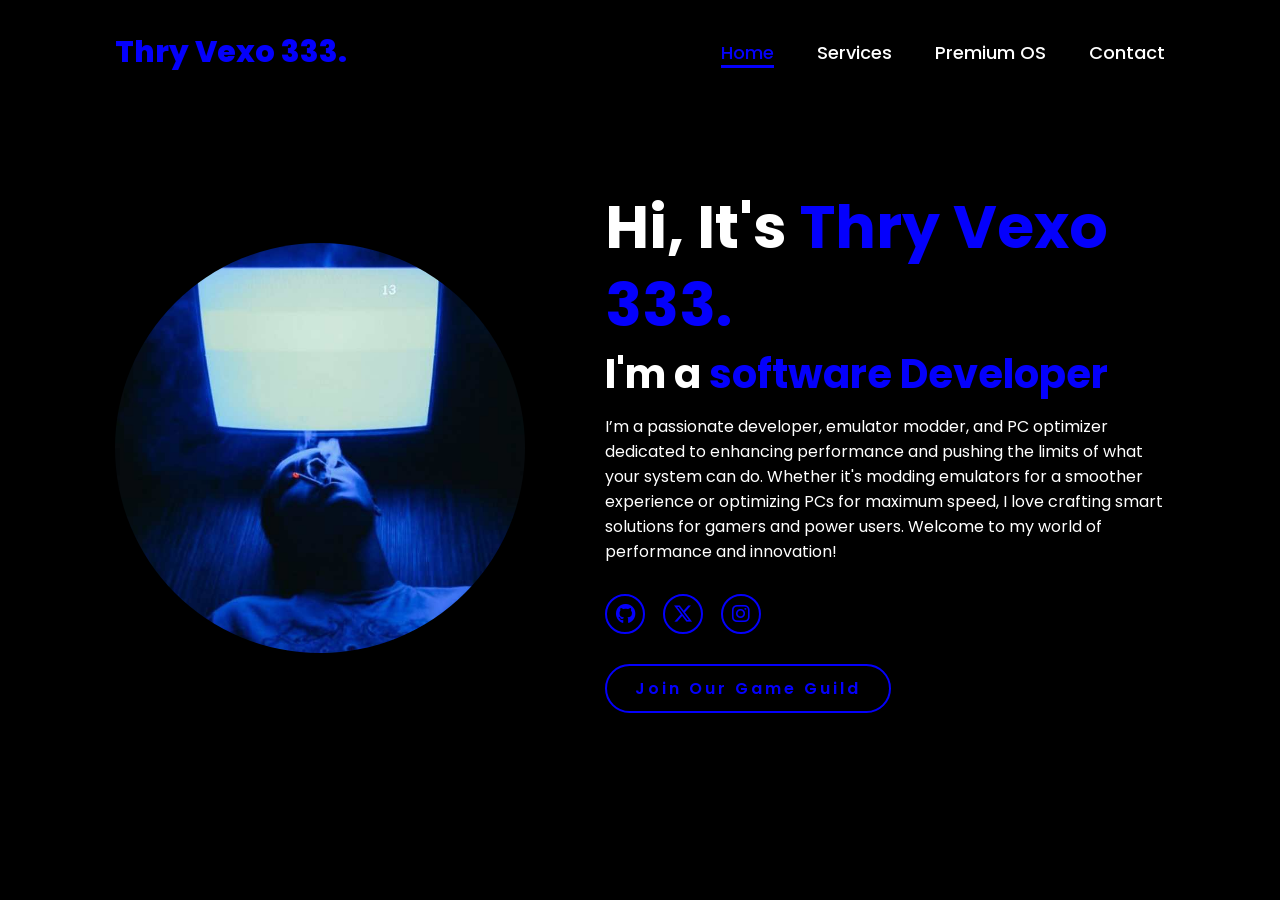
<file: index.html>
<!DOCTYPE html>
<html lang="en">
<head>
    <meta charset="UTF-8">
    <meta name="viewport" content="width=device-width, initial-scale=1.0">
    <link rel="stylesheet" href="https://cdnjs.cloudflare.com/ajax/libs/font-awesome/6.5.2/css/all.min.css">
    <link rel="stylesheet" href="style.css">
    <title> hacked by RED_DGZINN_OFC.</title>
</head>
<body>
    <header>
        <a href="#" class="logo">Thry Vexo 333.</a>

        <nav>
            <a href="#" class="active"> Home</a>
            <a href="">Services</a>
            <a href="premium.html">Premium OS</a>
            <a href="contact.html">Contact</a>
        </nav>
    </header>

    <section class="home">
        <div class="home-img">
            <img src="main.jpg" alt="Main Portfolio Image">
        </div>
        <div class="home-content">
            <h1>Hi, It's <span>Thry Vexo 333.</span></h1>
            <h3 class="typing-text">I'm a <span></span></h3>
            <p>I’m a passionate developer, emulator modder, and PC optimizer dedicated to enhancing performance and pushing the limits of what your system can do. Whether it's modding emulators for a smoother experience or optimizing PCs for maximum speed, I love crafting smart solutions for gamers and power users. Welcome to my world of performance and innovation!</p>
            <div class="social-icons">
                <a href="#"><i class="fa-brands fa-github"></i></a>
                <a href="#"><i class="fa-brands fa-x-twitter"></i></a>
                <a href="https://www.instagram.com/thryvexo/"><i class="fa-brands fa-instagram"></i></a>
            </div>
            <a href="guild.html" class="btn" target="_blank">Join Our Game Guild</a>
        </div>
    </section>

    <script>
        // JavaScript to add the 'loaded' class to the body when the page loads
        window.addEventListener('load', () => {
            document.body.classList.add('loaded');
        });
    </script>
</body>

</html>
</file>
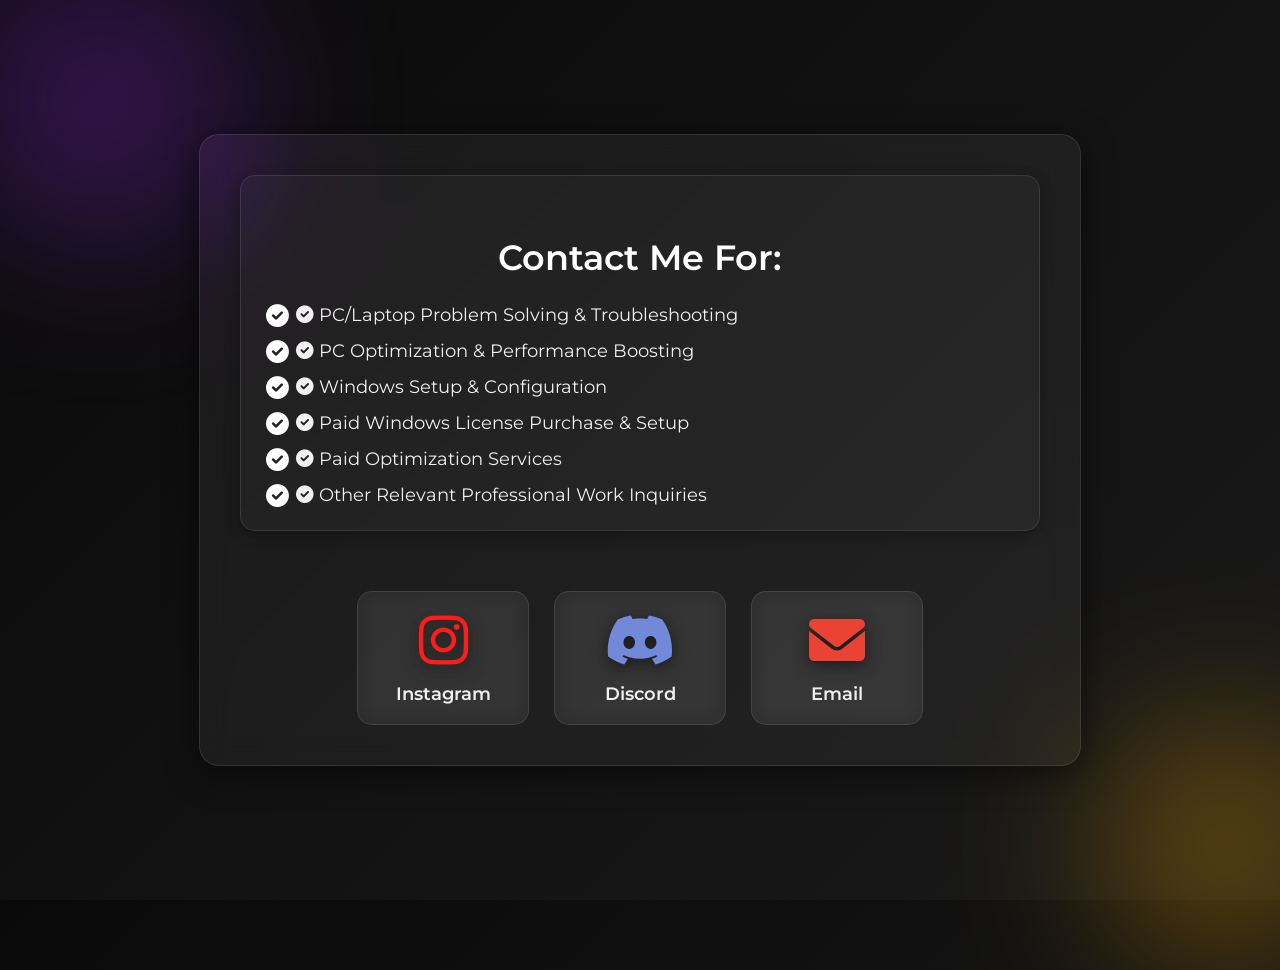
<file: contact.html>
<!DOCTYPE html>
<html lang="en">
<head>
    <meta charset="UTF-8">
    <meta name="viewport" content="width=device-width, initial-scale=1.0">
    <title>Thry Vexo 333.</title>
    <link rel="stylesheet" href="https://cdnjs.cloudflare.com/ajax/libs/font-awesome/6.0.0-beta3/css/all.min.css">
    <link href="https://fonts.googleapis.com/css2?family=Montserrat:wght@400;600;700&display=swap" rel="stylesheet">
    <style>
        /* Base Variables - Adjusted for White Accent */
        :root {
            --primary-bg: linear-gradient(135deg, #0a0a0a, #1a1a1a); /* Very Dark Grey/Black Gradient */
            --glass-bg: rgba(255, 255, 255, 0.05); /* More transparent white for darker glass */
            --border-color: rgba(255, 255, 255, 0.1); /* Subtle border for dark glass */
            --text-color: #f0f0f0; /* Light grey/white for readability */
            --accent-color: #ffffff; /* Changed to White */
            --icon-shadow: 0 4px 15px rgba(0, 0, 0, 0.5); /* Slightly stronger shadow for contrast */
            --popup-overlay-bg: rgba(0, 0, 0, 0.8); /* Even darker overlay for popup */
            --accent-hover: #e0e0e0; /* Light grey for hover effect on white */
            --info-card-bg: rgba(255, 255, 255, 0.03); /* Extremely subtle for info card */
        }

        body {
            font-family: 'Montserrat', sans-serif;
            background: var(--primary-bg);
            color: var(--text-color);
            margin: 0;
            display: flex;
            justify-content: center;
            align-items: center;
            min-height: 100vh;
            overflow: hidden;
            position: relative;
        }

        /* Decorative background shapes for Glassmorphism (colors adjusted slightly) */
        body::before, body::after {
            content: '';
            position: absolute;
            border-radius: 50%;
            opacity: 0.4; /* Slightly less opaque for dark theme */
            filter: blur(80px);
            z-index: 0;
        }

        body::before {
            background: #6b21a8; /* Darker purple orb */
            width: 300px;
            height: 300px;
            top: -50px;
            left: -50px;
        }

        body::after {
            background: #ca8a04; /* Darker yellowish orb */
            width: 250px;
            height: 250px;
            bottom: -70px;
            right: -70px;
        }

        .contact-wrapper {
            background: var(--glass-bg);
            border-radius: 20px;
            border: 1px solid var(--border-color);
            backdrop-filter: blur(15px) saturate(180%);
            -webkit-backdrop-filter: blur(15px) saturate(180%);
            box-shadow: 0 8px 32px 0 rgba(0, 0, 0, 0.5); /* Darker shadow for dark background */
            padding: 40px;
            max-width: 800px;
            width: 90%;
            text-align: center;
            z-index: 1;
            animation: fadeIn 1s ease-out;
            display: flex;
            flex-direction: column;
            gap: 30px;
        }

        @keyframes fadeIn {
            from { opacity: 0; transform: translateY(20px); }
            to { opacity: 1; transform: translateY(0); }
        }

        /* H1 and intro-text are hidden as per previous instruction */
        h1, .intro-text {
            display: none;
        }

        .guideline-card {
            background: var(--info-card-bg);
            border: 1px solid var(--border-color);
            border-radius: 15px;
            padding: 25px;
            text-align: left;
            box-shadow: 0 4px 15px rgba(0, 0, 0, 0.3); /* Darker shadow */
            flex-grow: 1;
            display: flex;
            flex-direction: column;
            justify-content: center;
        }

        .guideline-card h3 {
            font-size: 2.2em;
            color: var(--accent-color); /* Now White */
            margin-bottom: 25px;
            font-weight: 600;
            text-align: center;
        }

        .guideline-card ul {
            list-style: none;
            padding: 0;
            margin: 0;
        }

        .guideline-card ul li {
            font-size: 1.1em;
            color: var(--text-color);
            margin-bottom: 15px;
            padding-left: 30px;
            position: relative;
        }

        .guideline-card ul li::before {
            content: "\f058";
            font-family: "Font Awesome 6 Free";
            font-weight: 900;
            position: absolute;
            left: 0;
            top: 0;
            color: var(--accent-color); /* Now White */
            font-size: 1.3em;
        }
        .guideline-card ul li:last-child {
            margin-bottom: 0;
        }

        .social-links {
            display: flex;
            justify-content: center;
            gap: 25px;
            flex-wrap: wrap;
            margin-top: 30px;
        }

        .social-link {
            text-decoration: none;
            color: var(--text-color);
            display: flex;
            flex-direction: column;
            align-items: center;
            padding: 20px 25px;
            border-radius: 15px;
            background: var(--glass-bg);
            border: 1px solid var(--border-color);
            backdrop-filter: blur(10px);
            transition: transform 0.3s ease, background 0.3s ease, box-shadow 0.3s ease;
            min-width: 120px;
            cursor: pointer;
        }

        .social-link:hover {
            transform: translateY(-8px) scale(1.05);
            background: rgba(255, 255, 255, 0.1); /* Slightly more opaque on hover */
            box-shadow: 0 12px 25px rgba(0, 0, 0, 0.6); /* Stronger shadow on hover */
        }

        .social-link i {
            font-size: 3.5em;
            margin-bottom: 15px;
            text-shadow: var(--icon-shadow);
        }

        .social-link span {
            font-size: 1.1em;
            font-weight: 600;
            white-space: nowrap;
        }

        /* Specific Icon Colors - remains same or adjust if needed */
        .social-link.instagram i { color: #fd1d1d; }
        .social-link.discord i { color: #7289DA; }
        .social-link.gmail i { color: #EA4335; }


        /* --- POPUP STYLES - Adjusted for Dark Theme --- */
        .popup-overlay {
            position: fixed;
            top: 0;
            left: 0;
            width: 100%;
            height: 100%;
            background: var(--popup-overlay-bg);
            display: flex;
            justify-content: center;
            align-items: center;
            z-index: 1000;
            opacity: 0;
            visibility: hidden;
            transition: opacity 0.3s ease, visibility 0.3s ease;
        }

        .popup-overlay.active {
            opacity: 1;
            visibility: visible;
        }

        .popup-content {
            background: var(--glass-bg);
            border-radius: 20px;
            border: 1px solid var(--border-color);
            backdrop-filter: blur(20px) saturate(180%);
            -webkit-backdrop-filter: blur(20px) saturate(180%);
            box-shadow: 0 12px 40px 0 rgba(0, 0, 0, 0.6); /* Darker shadow for dark popup */
            padding: 40px;
            text-align: center;
            position: relative;
            max-width: 450px;
            width: 90%;
            transform: scale(0.9);
            opacity: 0;
            transition: transform 0.3s ease, opacity 0.3s ease;
        }

        .popup-overlay.active .popup-content {
            transform: scale(1);
            opacity: 1;
        }

        .popup-close {
            position: absolute;
            top: 20px;
            right: 20px;
            font-size: 1.8em;
            color: var(--text-color);
            cursor: pointer;
            background: transparent;
            border: none;
            padding: 5px;
            border-radius: 50%;
            transition: color 0.2s ease, background 0.2s ease;
        }

        .popup-close:hover {
            color: #fff;
            background-color: rgba(255, 255, 255, 0.1); /* Subtle hover for close button */
        }

        .popup-content h2 {
            font-size: 2em;
            color: var(--accent-color); /* Now White */
            margin-bottom: 20px;
        }

        /* Blurry text style - Adjusted for Dark Theme */
        .popup-text {
            font-size: 1.5em;
            color: var(--text-color);
            background-color: rgba(255, 255, 255, 0.08); /* Darker background for blur area */
            padding: 15px 25px;
            border-radius: 10px;
            display: inline-block;
            margin-top: 15px;
            word-break: break-all;
            filter: blur(8px);
            transition: filter 0.5s ease-out;
            cursor: pointer;
        }

        .popup-text.unblurred {
            filter: blur(0);
        }

        .popup-action-btn {
            background-color: var(--accent-color); /* Now White */
            color: #0a0a0a; /* Changed to very dark grey/black for contrast on white button */
            border: none;
            padding: 12px 25px;
            border-radius: 8px;
            cursor: pointer;
            font-size: 1em;
            font-weight: 600;
            margin-top: 25px;
            transition: background-color 0.3s ease, transform 0.2s ease;
            text-decoration: none;
            display: inline-block;
        }

        .popup-action-btn:hover {
            background-color: var(--accent-hover); /* Light grey hover on white */
            transform: translateY(-2px);
        }
        .popup-action-btn:active {
            transform: translateY(0);
        }

        /* Responsive Design */
        @media (max-width: 768px) {
            .contact-wrapper {
                padding: 30px;
            }
            .guideline-card {
                padding: 20px;
            }
            .guideline-card h3 {
                font-size: 1.8em;
            }
            .guideline-card ul li {
                font-size: 1em;
                padding-left: 25px;
            }
            .social-links {
                flex-direction: row;
                gap: 15px;
                margin-top: 20px;
            }
            .social-link {
                padding: 15px 20px;
                min-width: unset;
                width: calc(50% - 15px);
            }
            .social-link i {
                font-size: 2.8em;
                margin-bottom: 10px;
            }
            .popup-content {
                padding: 30px;
            }
            .popup-content h2 {
                font-size: 1.8em;
            }
            .popup-text {
                font-size: 1.2em;
                padding: 10px 20px;
            }
        }

        @media (max-width: 480px) {
            .guideline-card {
                padding: 15px;
            }
            .guideline-card h3 {
                font-size: 1.5em;
            }
            .guideline-card ul li {
                font-size: 0.95em;
                padding-left: 20px;
            }
            .social-links {
                flex-direction: column;
                gap: 15px;
            }
            .social-link {
                width: 100%;
            }
            .popup-content {
                padding: 20px;
            }
            .popup-content h2 {
                font-size: 1.5em;
            }
            .popup-text {
                font-size: 1em;
                padding: 8px 15px;
            }
        }
    </style>
</head>
<body>
    <div class="contact-wrapper">
        <div class="guideline-card">
            <h3>Contact Me For:</h3>
            <ul>
                <li><i class="fas fa-check-circle"></i> PC/Laptop Problem Solving & Troubleshooting</li>
                <li><i class="fas fa-check-circle"></i> PC Optimization & Performance Boosting</li>
                <li><i class="fas fa-check-circle"></i> Windows Setup & Configuration</li>
                <li><i class="fas fa-check-circle"></i> Paid Windows License Purchase & Setup</li>
                <li><i class="fas fa-check-circle"></i> Paid Optimization Services</li>
                <li><i class="fas fa-check-circle"></i> Other Relevant Professional Work Inquiries</li>
            </ul>
        </div>

        <div class="social-links">
            <a href="#" class="social-link instagram" data-platform="Instagram" data-url="https://www.instagram.com/thryvexo/" data-text="@thryvexo">
                <i class="fab fa-instagram"></i>
                <span>Instagram</span>
            </a>

            <a href="#" class="social-link discord" data-platform="Discord" data-url="https://discord.gg/tvWZT86G9A" data-text="Join Now ">
                <i class="fab fa-discord"></i>
                <span>Discord</span>
            </a>

            <a href="#" class="social-link gmail" data-platform="Email" data-url="mailto:ernsff720@gmail.com" data-text="ernsff720@gmail.com">
                <i class="fas fa-envelope"></i>
                <span>Email</span>
            </a>
        </div>
    </div>

    <div class="popup-overlay" id="universalPopupOverlay">
        <div class="popup-content">
            <button class="popup-close" id="closeUniversalPopup">&times;</button>
            <h2 id="popupTitle"></h2>
            <span class="popup-text" id="popupDisplayContent"></span>
            <button class="popup-action-btn" id="toggleBlurBtn" style="display: none;">Show </button>
            <a href="#" class="popup-action-btn" id="popupActionButton" target="_blank">Open Link</a>
        </div>
    </div>

    <script>
        // Get elements
        const socialLinks = document.querySelectorAll('.social-link');
        const universalPopupOverlay = document.getElementById('universalPopupOverlay');
        const closeUniversalPopupBtn = document.getElementById('closeUniversalPopup');
        const popupTitle = document.getElementById('popupTitle');
        const popupDisplayContent = document.getElementById('popupDisplayContent');
        const popupActionButton = document.getElementById('popupActionButton');
        const toggleBlurBtn = document.getElementById('toggleBlurBtn');

        let currentPlatform = '';
        let currentUrl = '';

        // Function to show popup
        function showPopup(platform, displayContent, url) {
            popupTitle.textContent = `${platform} Details`;
            popupDisplayContent.textContent = displayContent;
            currentUrl = url;
            currentPlatform = platform;

            popupDisplayContent.classList.remove('unblurred');

            if (platform === "Email") {
                popupDisplayContent.classList.add('unblurred');
                popupDisplayContent.style.filter = 'blur(0px)';
                toggleBlurBtn.style.display = 'none';
                popupActionButton.href = currentUrl;
                popupActionButton.textContent = "Send Email";
                popupActionButton.style.display = 'inline-block';
            } else {
                popupDisplayContent.classList.add('blurred');
                popupDisplayContent.style.filter = 'blur(8px)';
                toggleBlurBtn.style.display = 'inline-block';
                popupActionButton.style.display = 'none';
            }

            universalPopupOverlay.classList.add('active');
        }

        // Add click event listeners to all social links
        socialLinks.forEach(link => {
            link.addEventListener('click', function(event) {
                event.preventDefault();
                const platform = this.getAttribute('data-platform');
                const url = this.getAttribute('data-url');
                const text = this.getAttribute('data-text');
                showPopup(platform, text, url);
            });
        });

        // Close popup function
        closeUniversalPopupBtn.addEventListener('click', function() {
            universalPopupOverlay.classList.remove('active');
        });

        // Close popup when clicking outside the content
        universalPopupOverlay.addEventListener('click', function(event) {
            if (event.target === universalPopupOverlay) {
                universalPopupOverlay.classList.remove('active');
            }
        });

        // Toggle blur and show/hide "Open Link" button (Only for non-email platforms)
        toggleBlurBtn.addEventListener('click', function() {
            if (currentPlatform !== "Email") {
                popupDisplayContent.classList.toggle('unblurred');
                if (popupDisplayContent.classList.contains('unblurred')) {
                    popupDisplayContent.style.filter = 'blur(0px)';
                    toggleBlurBtn.style.display = 'none';
                    popupActionButton.href = currentUrl;
                    popupActionButton.textContent = "Open Link";
                    popupActionButton.style.display = 'inline-block';
                } else {
                    popupDisplayContent.style.filter = 'blur(8px)';
                    toggleBlurBtn.style.display = 'inline-block';
                    popupActionButton.style.display = 'none';
                }
            }
        });
    </script>
</body>
</html>
</file>
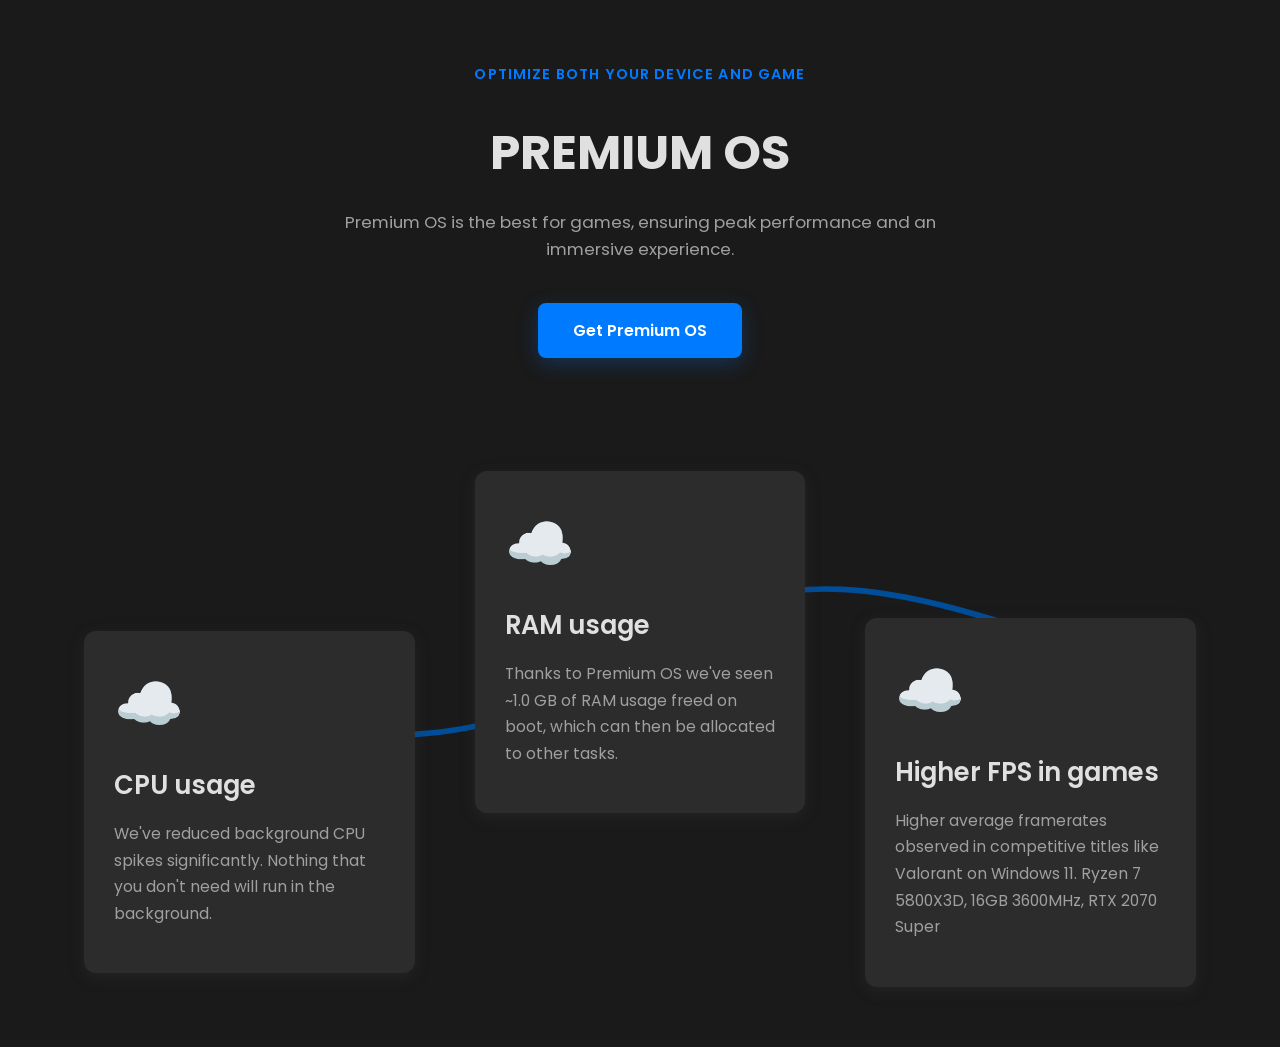
<file: premium.html>
<!DOCTYPE html>
<html lang="en">
<head>
    <meta charset="UTF-8">
    <meta name="viewport" content="width=device-width, initial-scale=1.0">
    <title>hacked by RED_DGZINN_OFC.</title>
    <link rel="preconnect" href="https://fonts.googleapis.com">
    <link rel="preconnect" href="https://fonts.gstatic.com" crossorigin>
    <link href="https://fonts.googleapis.com/css2?family=Poppins:wght@400;600;700&display=swap" rel="stylesheet">
    <style>
        /* CSS Variables for easier theme management */
        :root {
            --primary-blue: #007bff; /* A standard blue */
            --dark-heading: #e0e0e0; /* Light text for headings */
            --light-text: #a0a0a0; /* Lighter text for paragraphs */
            --bg-light: #1a1a1a; /* Dark background for the section */
            --card-bg: #2c2c2c; /* Darker background for cards */
            --card-shadow: 0 4px 15px rgba(58, 58, 58, 0.3); /* Subtle shadow for cards */
            --faint-number-color: rgba(255, 255, 255, 0.05); /* Very light color for background numbers */
            --svg-line-color: #004d99; /* Darker blue for the SVG line */
        }

        body {
            font-family: 'Poppins', sans-serif;
            margin: 0;
            padding: 0;
            background-color: var(--bg-light);
            color: var(--light-text);
            display: flex;
            justify-content: center;
            align-items: center;
            min-height: 100vh;
            overflow-x: hidden; /* Prevents horizontal scrollbar */
            box-sizing: border-box;
        }

        .container {
            width: 90%;
            max-width: 1200px;
            padding: 40px 20px; /* More vertical padding for overall section */
            box-sizing: border-box;
            text-align: center;
            /* Animation for the whole container */
            animation: fadeInAndBlurOut 1s ease-out forwards;
        }

        /* Keyframes for the main container animation (blurry start, clear end) */
        @keyframes fadeInAndBlurOut {
            from {
                opacity: 0;
                filter: blur(20px);
                transform: translateY(30px);
            }
            to {
                opacity: 1;
                filter: blur(0);
                transform: translateY(0);
            }
        }

        header {
            margin-bottom: 80px; /* More space below header to separate from features */
        }

        header h5 {
            color: var(--primary-blue);
            text-transform: uppercase;
            font-size: 0.9em;
            margin-bottom: 10px;
            letter-spacing: 0.08em; /* Slightly more spaced out letters */
            font-weight: 600;
        }

        header h1 {
            font-size: 3em; /* Larger, bolder heading */
            margin-bottom: 20px;
            color: var(--dark-heading);
            font-weight: 700;
        }

        header p {
            max-width: 650px; /* Wider paragraph text */
            margin: 0 auto 40px auto;
            font-size: 1.05em;
            color: var(--light-text);
            line-height: 1.6;
        }

        .btn {
            background-color: var(--primary-blue);
            color: white;
            padding: 15px 35px; /* Larger button */
            border-radius: 8px;
            text-decoration: none;
            font-weight: 600;
            transition: background-color 0.3s ease, transform 0.2s ease;
            display: inline-block;
            box-shadow: 0 6px 20px rgba(0, 123, 255, 0.25); /* Stronger shadow for button */
        }

        .btn:hover {
            background-color: #0056b3;
            transform: translateY(-3px); /* More pronounced lift */
        }

        .features-grid {
            display: flex;
            flex-wrap: wrap;
            justify-content: space-between; /* Spreads out cards */
            align-items: center; /* Vertically centers items if they have different heights */
            position: relative; /* Essential for positioning SVG and numbers */
            padding: 100px 0; /* Plenty of space for the SVG line to flow */
        }

        .feature-card {
            background-color: var(--card-bg);
            padding: 30px;
            border-radius: 12px;
            box-shadow: var(--card-shadow);
            text-align: left;
            flex: 0 0 calc(33.33% - 40px); /* Exactly 3 cards per row with gap */
            max-width: 380px; /* Control max width */
            box-sizing: border-box;
            position: relative;
            z-index: 10; /* Ensures cards are on top of everything else */
            transition: transform 0.3s ease, box-shadow 0.3s ease;
        }

        .feature-card:hover {
            transform: translateY(-8px) !important; /* Lift card on hover, !important to override inline styles */
            box-shadow: 0 8px 25px rgba(207, 207, 207, 0.2); /* More pronounced shadow on hover */
        }

        .feature-card h3 {
            color: var(--dark-heading);
            margin-top: 0;
            font-size: 1.6em; /* Slightly larger feature heading */
            margin-bottom: 15px;
            font-weight: 600;
        }

        .feature-card p {
            color: var(--light-text);
            line-height: 1.7;
            font-size: 0.98em;
        }

        .feature-card .icon {
            font-size: 3.5em; /* Larger icon size */
            color: var(--primary-blue);
            margin-bottom: 20px;
            display: block;
        }

        /* Large background numbers */
        .feature-number {
            position: absolute;
            font-size: 16em; /* Very large number */
            color: var(--faint-number-color);
            font-weight: 700;
            z-index: 1; /* Below cards, above SVG */
            pointer-events: none; /* Makes numbers unclickable */
            line-height: 1;
            /* Animation for numbers */
            animation: fadeInAndBlurOutNumber 1s ease-out forwards;
            /* Stagger delay */
            animation-delay: var(--delay, 0s); /* Default delay, can be overridden by inline style */
        }

        /* Individual number delays (set via custom property --delay) */
        .number-one { top: 30%; left: 10%; transform: translateX(-50%); --delay: 0.1s; }
        .number-two { top: 20%; left: 50%; transform: translateX(-50%); --delay: 0.2s; }
        .number-three { top: 30%; right: 10%; transform: translateX(50%); --delay: 0.3s; }

        @keyframes fadeInAndBlurOutNumber {
            from {
                opacity: 0;
                filter: blur(15px);
                transform: translateY(25px) translateX(var(--translateX-initial, 0)); /* Use var for initial translateX */
            }
            to {
                opacity: 1;
                filter: blur(0);
                transform: translateY(0) translateX(var(--translateX-final, var(--translateX-initial, 0))); /* Retain final translateX */
            }
        }


        /* SVG Container for the Wavy Line */
        .wavy-line-svg-container {
            position: absolute;
            top: 0;
            left: 0;
            width: 100%;
            height: 100%;
            pointer-events: none; /* Allows mouse events to pass through */
            z-index: 5; /* Between cards and background numbers */
            overflow: hidden; /* Ensures SVG doesn't cause overflow on narrow screens */
            /* Animation for SVG */
            animation: fadeInAndBlurOutSVG 1s ease-out 0.5s forwards;
        }

        @keyframes fadeInAndBlurOutSVG {
            from {
                opacity: 0;
                filter: blur(10px);
            }
            to {
                opacity: 1;
                filter: blur(0);
            }
        }

        .wavy-line-svg-container svg {
            width: 100%;
            height: 100%;
        }

        .wavy-line-svg-container path {
            stroke: var(--svg-line-color);
            stroke-width: 4px; /* Line thickness */
            fill: none; /* No fill for the line itself */
        }

        /* Responsive adjustments */
        @media (max-width: 1024px) {
            .feature-card {
                flex: 0 0 calc(50% - 30px); /* 2 cards per row */
                margin-bottom: 40px; /* Space between rows */
                /* Reset alignment and transform for 2-column layout */
                transform: translateY(0%) !important; /* Override inline style */
            }
            .feature-card:nth-child(2) {
                margin-top: 0; /* Reset specific margin */
                margin-bottom: 40px;
            }
            .number-one, .number-two, .number-three {
                font-size: 12em;
            }
            .features-grid {
                padding: 80px 0;
            }
        }

        @media (max-width: 768px) {
            header h1 {
                font-size: 2em;
            }
            header p {
                font-size: 1em;
            }
            .features-grid {
                flex-direction: column;
                align-items: center;
                padding: 40px 0;
            }
            .feature-card {
                width: 90%;
                max-width: 400px;
                margin-bottom: 30px;
                margin-left: 0 !important;
                margin-right: 0 !important;
                /* Reset any specific margins from desktop layout */
                margin-top: 0 !important;
                transform: translateY(0%) !important; /* Reset transform for mobile */
            }
            .feature-number {
                font-size: 8em;
                position: relative; /* Change to relative for simpler mobile positioning */
                margin-bottom: -50px; /* Pull numbers up */
                opacity: 0.2; /* Make them slightly more visible on mobile if needed */
                transform: none; /* Reset transform */
                animation: none !important; /* Remove animation on mobile */
            }
            .wavy-line-svg-container {
                display: none; /* Hide SVG on very small screens for simplicity */
                animation: none !important; /* Remove animation on mobile */
            }
        }
    </style>
</head>
<body>
    <div class="container">
        <header>
            <h5>OPTIMIZE BOTH YOUR DEVICE AND GAME</h5>
            <h1>PREMIUM OS</h1>
            <p>Premium OS is the best for games, ensuring peak performance and an immersive experience.</p>
           <a href="https://sub4unlock.io/EqS8s" class="btn" target="_blank">Get Premium OS</a>
        </header>

        <section class="features-grid">
            <span class="feature-number number-one">1</span>
            <span class="feature-number number-two">2</span>
            <span class="feature-number number-three">3</span>

            <div class="wavy-line-svg-container">
                <svg viewBox="0 0 1200 400" preserveAspectRatio="xMidYMid slice">
                    <path d="M0,250 C200,100 400,300 600,150 C800,0 1000,300 1200,100"
                          stroke="var(--svg-line-color)" stroke-width="4" fill="none" />
                </svg>
            </div>

            <div class="feature-card" style="transform: translateY(80px);">
                <div class="icon">☁️</div> <h3>CPU usage</h3>
                <p>We've reduced background CPU spikes significantly. Nothing that you don't need will run in the background.</p>
            </div>

            <div class="feature-card" style="transform: translateY(-80px);">
                <div class="icon">☁️</div>
                <h3>RAM usage</h3>
                <p>Thanks to Premium OS we've seen ~1.0 GB of RAM usage freed on boot, which can then be allocated to other tasks.</p>
            </div>

            <div class="feature-card" style="transform: translateY(80px);">
                <div class="icon">☁️</div>
                <h3>Higher FPS in games</h3>
                <p>Higher average framerates observed in competitive titles like Valorant on Windows 11.

Ryzen 7 5800X3D, 16GB 3600MHz, RTX 2070 Super</p>
            </div>
        </section>
    </div>
</body>

</html>
</file>
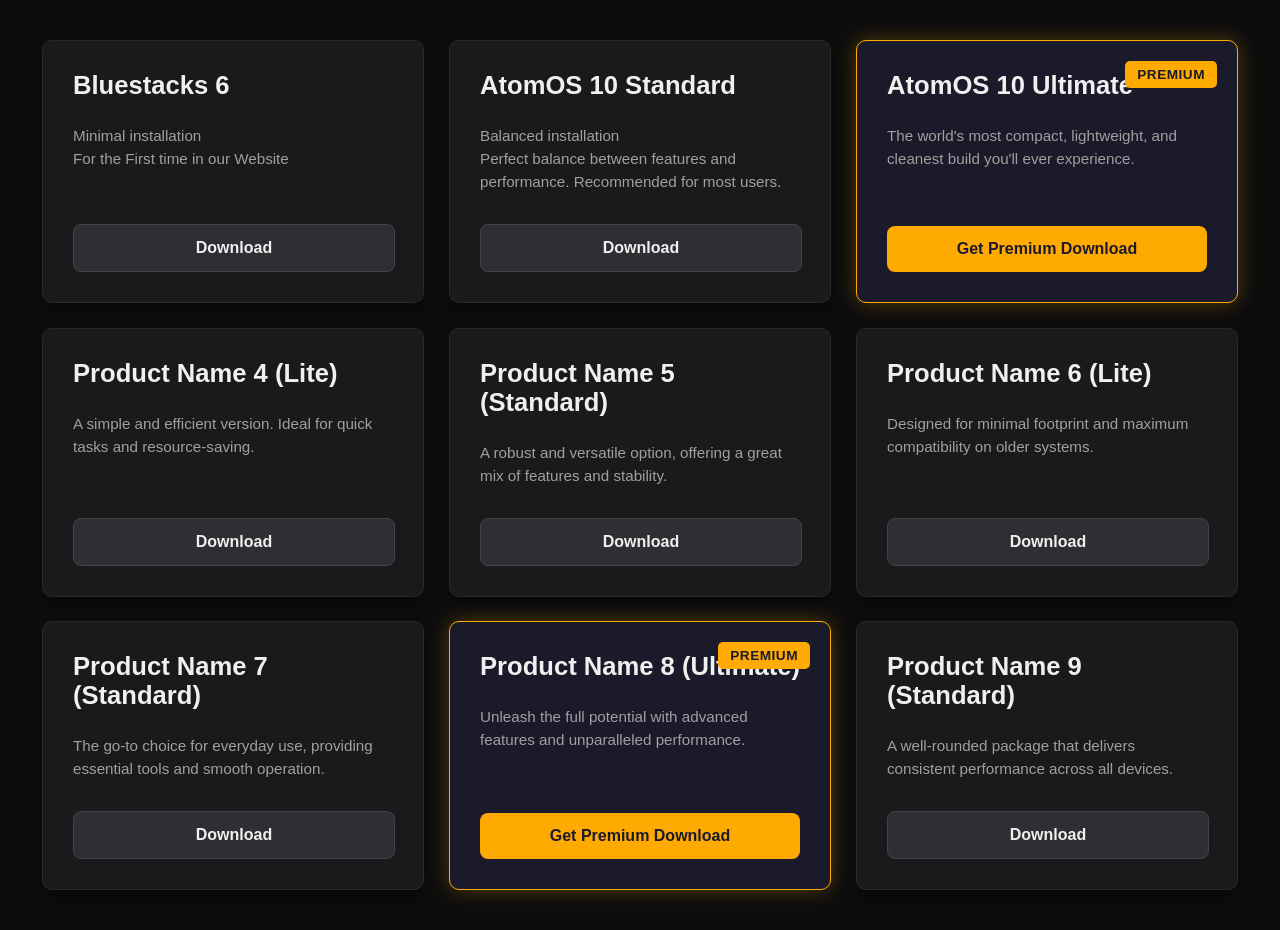
<file: services.html>
<!DOCTYPE html>
<html lang="en">
<head>
    <meta charset="UTF-8">
    <meta name="viewport" content="width=device-width, initial-scale=1.0">
    <title>Thry Vexo 333.</title> <!-- Title updated for clarity -->
    <link rel="stylesheet" href="styl22.css"> <!-- Your existing CSS link -->

    <style>
        /* CSS for blur animation on page load */
        body {
            opacity: 0;
            filter: blur(10px);
            transition: opacity 1s ease-out, filter 1s ease-out; /* Smooth transition for opacity and blur */
            /* Ensure background and text color from styl22.css are applied or set here if needed */
        }

        body.loaded {
            opacity: 1;
            filter: blur(0);
        }
    </style>
</head>
<body>

    <main class="product-grid">
        <!-- Product Box 1: Lite -->
        <div class="product-box lite">
            <h2>Bluestacks 6</h2>
            <p>Minimal installation<br>For the First time in our Website </p>
            <a href="YOUR_DOWNLOAD_LINK_1_HERE" class="download-button">Download</a>
        </div>

        <!-- Product Box 2: Standard -->
        <div class="product-box standard">
            <h2>AtomOS 10 Standard</h2>
            <p>Balanced installation<br>Perfect balance between features and performance. Recommended for most users.</p>
            <a href="YOUR_DOWNLOAD_LINK_2_HERE" class="download-button">Download</a>
        </div>

        <!-- Product Box 3: Ultimate (Premium) -->
        <div class="product-box ultimate premium">
            <span class="badge">Premium</span>
            <h2>AtomOS 10 Ultimate</h2>
            <p>The world's most compact, lightweight, and cleanest build you'll ever experience.</p>
            <a href="YOUR_DOWNLOAD_LINK_3_HERE" class="download-button premium-button">Get Premium Download</a>
        </div>

        <!-- Product Box 4: Lite -->
        <div class="product-box lite">
            <h2>Product Name 4 (Lite)</h2>
            <p>A simple and efficient version. Ideal for quick tasks and resource-saving.</p>
            <a href="YOUR_DOWNLOAD_LINK_4_HERE" class="download-button">Download</a>
        </div>

        <!-- Product Box 5: Standard -->
        <div class="product-box standard">
            <h2>Product Name 5 (Standard)</h2>
            <p>A robust and versatile option, offering a great mix of features and stability.</p>
            <a href="YOUR_DOWNLOAD_LINK_5_HERE" class="download-button">Download</a>
        </div>

        <!-- Product Box 6: Lite -->
        <div class="product-box lite">
            <h2>Product Name 6 (Lite)</h2>
            <p>Designed for minimal footprint and maximum compatibility on older systems.</p>
            <a href="YOUR_DOWNLOAD_LINK_6_HERE" class="download-button">Download</a>
        </div>

        <!-- Product Box 7: Standard -->
        <div class="product-box standard">
            <h2>Product Name 7 (Standard)</h2>
            <p>The go-to choice for everyday use, providing essential tools and smooth operation.</p>
            <a href="YOUR_DOWNLOAD_LINK_7_HERE" class="download-button">Download</a>
        </div>

        <!-- Product Box 8: Ultimate (Premium) -->
        <div class="product-box ultimate premium">
            <span class="badge">Premium</span>
            <h2>Product Name 8 (Ultimate)</h2>
            <p>Unleash the full potential with advanced features and unparalleled performance.</p>
            <a href="YOUR_DOWNLOAD_LINK_8_HERE" class="download-button premium-button">Get Premium Download</a>
        </div>

        <!-- Product Box 9: Standard -->
        <div class="product-box standard">
            <h2>Product Name 9 (Standard)</h2>
            <p>A well-rounded package that delivers consistent performance across all devices.</p>
            <a href="YOUR_DOWNLOAD_LINK_9_HERE" class="download-button">Download</a>
        </div>
    </main>

    <script>
        // JavaScript to add 'loaded' class after the page loads
        document.addEventListener('DOMContentLoaded', () => {
            document.body.classList.add('loaded');
        });
    </script>
</body>
</html>
</file>
<file: style.css>
@import url('https://fonts.googleapis.com/css2?family=Poppins:wght@100;200;300;400;500;600&display=swap');
.home-img,
.home-content h1,
.home-content .typing-text,
.home-content p,
.social-icons,
.btn {
    opacity: 0; /* Start invisible */
    transform: translateY(20px) scale(0.95); /* Start slightly down and smaller */
    filter: blur(5px); /* Start blurred */
}

/* Keyframe for the main "unveil" animation */
@keyframes unveilContent {
    to {
        opacity: 1;
        transform: translateY(0) scale(1);
        filter: blur(0);
    }
}

/* Apply animation with delays to create a staggered effect */
body.loaded .home-img {
    animation: unveilContent 1.2s ease-out forwards;
    animation-delay: 0.3s; /* Delay for image */
}

body.loaded .home-content h1 {
    animation: unveilContent 1.2s ease-out forwards;
    animation-delay: 0.6s; /* Delay for H1 */
}

body.loaded .home-content .typing-text {
    animation: unveilContent 1.2s ease-out forwards;
    animation-delay: 0.9s; /* Delay for typing text */
}

body.loaded .home-content p {
    animation: unveilContent 1.2s ease-out forwards;
    animation-delay: 1.2s; /* Delay for paragraph */
}

body.loaded .social-icons {
    animation: unveilContent 1.2s ease-out forwards;
    animation-delay: 1.5s; /* Delay for social icons */
}

body.loaded .btn {
    animation: unveilContent 1.2s ease-out forwards;
    animation-delay: 1.8s; /* Delay for button */
}

/* --- END DHAMAKE DAR ANIMATION --- */


/* Rest of your existing CSS (Example basic styles) */

body {
    font-family: sans-serif;
    margin: 0;
    padding: 0;
    background-color: #f4f4f4;
    color: #333;
    /* Remove any direct blur/opacity from body if you had it for the previous animation */
    /* filter: blur(0) !important; */ /* Ensure body itself is not blurred */
    /* opacity: 1 !important; */
}


*{
    margin: 0;
    padding: 0;
    box-sizing: border-box;
    text-decoration: none;
    border: none;
    outline: none;
    font-family: 'Poppins', sans-serif;
}

html{
    font-size: 62.5%;
}

body{
    width: 100%;
    height: 100vh;
    overflow-x: hidden;
    background-color: black;
    color: white;
}

header{
    margin-top: 20px;
    position: fixed;
    top: 0;
    left: 0;
    width: 100%;
    padding: 1rem 9%;
    background-color: transparent;
    filter: drop-shadow(10px);
    display: flex;
    justify-content: space-between;
    align-items: center;
    z-index: 100;
}

.logo{
    font-size: 3rem;
    color: #0400fc;
    font-weight: 800;
    cursor: pointer;
    transition: 0.5s ease;
}

.logo:hover{
    transform: scale(1.1);
}

nav a{
    font-size: 1.8rem;
    color: white;
    margin-left: 4rem;
    font-weight: 500;
    transition: 0.3s ease;
    border-bottom: 3px solid transparent;
}

nav a:hover,
nav a.active{
    color: #0400fc;
    border-bottom: 3px solid #0400fc;
}

@media(max-width:995px){
    nav{
        position: absolute;
        display: none;
        top: 0;
        right: 0;
        width: 40%;
        border-left: 3px solid #0400fc;
        border-bottom: 3px solid #0400fc;
        border-bottom-left-radius: 2rem;
        padding: 1rem solid;
        background-color: #161616;
        border-top: 0.1rem solid rgba(0,0,0,0.1);
    }

    nav.active{
        display: block;
    }

    nav a{
        display: block;
        font-size: 2rem;
        margin: 3rem 0;
    }

    nav a:hover,
    nav a.active{
        padding: 1rem;
        border-radius: 0.5rem;
        border-bottom: 0.5rem solid #0400fc;
    }
}

section{
    min-height: 100vh;
    padding: 5rem 9% 5rem;
}

.home{
    display: flex;
    justify-content: center;
    align-items: center;
    gap: 8rem;
    background-color: black;
}

.home .home-content h1{
    font-size: 6rem;
    font-weight: 700;
    line-height: 1.3;
}

span{
    color: #0400fc;
}

.home-content h3{
    font-size: 4rem;
    margin-bottom: 1rem;
    font-weight: 700;
}

.home-content p{
    font-size: 1.6rem;
}

.home-img{
    border-radius: 50%;
}

.home-img img{
    position: relative;
    width: 32vw;
    border-radius: 50%;
    box-shadow: 0 0 25px solid #0400fc;
    cursor: pointer;
    transition: 0.2s linear;
}

.home-img img:hover{
    font-size: 1.8rem;
    font-weight: 500;
}

.social-icons a{
    display: inline-flex;
    justify-content: center;
    align-items: center;
    width: 4rem;
    height: 4rem;
    background-color: transparent;
    border: 0.2rem solid #0400fc;
    font-size: 2rem;
    border-radius: 50%;
    margin: 3rem 1.5rem 3rem 0;
    transition: 0.3s ease;
    color: #0400fc;
}

.social-icons a:hover{
    color: black;
    transform: scale(1.3) translateY(-5px);
    background-color: #0400fc;
    box-shadow: 0  0 25px #0400fc;
}

.btn{
    display: inline-block;
    padding: 1rem 2.8rem;
    background-color: black;
    border-radius: 4rem;
    font-size: 1.6rem;
    color: #0400fc;
    letter-spacing: 0.3rem;
    font-weight: 600;
    border: 2px solid #0400fc;
    transition: 0.3s ease;
    cursor: pointer;
}

.btn:hover{
    transform: scale3d(1.03);
    background-color: #0400fc;
    color: black;
    box-shadow: 0 0 25px #0400fc;
}

.typing-text{
    font-size: 34px;
    font-weight: 600;
    min-width: 280px;
}

.typing-text span{
    position: relative;
}

.typing-text span::before{
    content: "software Developer";
    color: #0400fc;
    animation: words 20s infinite;
}

.typing-text span::after{
    content: "";
    background-color: black;
    position: absolute;
    width: calc(100% + 8px);
    height: 100%;
    border-left: 3px solid black;
    right: -8;
    animation: cursor 0.6s infinite;
}

@keyframes cursor{
    to{
        border-left: 3px solid #0400fc;
    }
}

@keyframes words{
    0%, 20%{
        content: "Youtuber";
    }
    21%, 40%{
        content: "Developer";
    }
    41%, 60%{
        content: "Pc Optimizer";
    }
    61%, 80%{
        content: "Emulator Moder";
    }
    81%, 100%{
        content: "Windows lite expert";
    }
}

@media (max-width: 1000px){
    .home{
        gap: 4rem;
    }
}

@media(max-width:995px){
    .home{
        flex-direction: column;
        margin: 5rem 4rem;
    }

    .home .home-content h3{
        font-size: 2.5rem;
    }

    .home-content h1{
        font-size: 5rem;
    }

    .home-img img{
        width: 70vw;
        margin-top: 4rem;
    }
}
</file>
<file: styl22.css>
/* Initial overlay for the whole page/grid */
body::before {
    content: '';
    position: fixed;
    top: 0;
    left: 0;
    width: 100%;
    height: 100%;
    background-color: rgba(0, 0, 0, 0.4); /* Dark overlay */
    z-index: 9999; /* Ensure it's on top */
    opacity: 1;
    pointer-events: none; /* Allows clicks to pass through */
    transition: opacity 1.5s ease-out; /* Smooth transition for overlay removal */
}

body.loaded::before {
    opacity: 0; /* Remove overlay when loaded */
}


/* Keyframe for the dynamic "bounce-in-up" effect */
@keyframes bounceInUp {
    0% {
        opacity: 0;
        transform: translateY(100px) scale(0.8) rotateX(-90deg); /* Start far down, smaller, rotated */
        filter: blur(15px);
    }
    60% {
        opacity: 0.8;
        transform: translateY(-20px) scale(1.05) rotateX(10deg); /* Overshoot slightly up, larger, slight rotation */
        filter: blur(2px);
    }
    100% {
        opacity: 1;
        transform: translateY(0) scale(1) rotateX(0deg); /* Final position, size, and rotation */
        filter: blur(0);
    }
}

/* Initial state for all product boxes */
.product-box {
    opacity: 0; /* Start invisible */
    transform: translateY(100px) scale(0.8) rotateX(-90deg); /* Apply initial state matching 0% of keyframe */
    filter: blur(15px); /* Apply initial blur matching 0% of keyframe */
    /* No direct transition here, it's handled by the animation property */
}

/* Apply animation with staggered delays when the body has the 'loaded' class */
body.loaded .product-box {
    animation: bounceInUp 1.5s cubic-bezier(0.68, -0.55, 0.265, 1.55) forwards; /* Cubic-bezier for bounce effect */
}

/* Staggered delays for each product box */
body.loaded .product-box:nth-child(1) { animation-delay: 0.2s; }
body.loaded .product-box:nth-child(2) { animation-delay: 0.3s; }
body.loaded .product-box:nth-child(3) { animation-delay: 0.4s; }
body.loaded .product-box:nth-child(4) { animation-delay: 0.5s; }
body.loaded .product-box:nth-child(5) { animation-delay: 0.6s; }
body.loaded .product-box:nth-child(6) { animation-delay: 0.7s; }
body.loaded .product-box:nth-child(7) { animation-delay: 0.8s; }
body.loaded .product-box:nth-child(8) { animation-delay: 0.9s; }
body.loaded .product-box:nth-child(9) { animation-delay: 1.0s; }
/* Add more :nth-child rules if you have more product boxes */


/* --- END ULTIMATE DHAMAKE DAR ANIMATION --- */


/* --- Example Base Styles for your Product Grid (Add or adjust as needed) --- */
body {
    font-family: Arial, sans-serif;
    margin: 0;
    padding: 20px;
    background-color: #f0f2f5;
    color: #333;
    display: flex;
    justify-content: center;
    align-items: flex-start; /* Align to top */
    min-height: 100vh; /* Ensure full viewport height */
    box-sizing: border-box; /* Include padding in element's total width and height */
    overflow-x: hidden; /* Prevent horizontal scroll during animation */
}
body {
    font-family: 'Segoe UI', 'Roboto', 'Helvetica Neue', Arial, sans-serif; /* Similar font feel */
    background-color: #0d0d0d; /* Very dark background */
    color: #e0e0e0; /* Light text color for general content */
    margin: 0;
    padding: 0;
    display: flex;
    justify-content: center; /* Center content horizontally */
    align-items: center; /* Center content vertically */
    min-height: 100vh; /* Full viewport height */
    overflow-x: hidden; /* Prevent horizontal scroll */
}

.product-grid {
    display: flex; /* Use flexbox for horizontal arrangement */
    gap: 25px; /* Space between cards */
    padding: 40px;
    justify-content: center; /* Center cards if there's extra space */
    flex-wrap: wrap; /* Allow cards to wrap to the next line on smaller screens */
    max-width: 1200px; /* Optional: Limit max width of the grid for better layout on very wide screens */
}

.product-box {
    background-color: #1a1a1d; /* Dark bluish-grey background for cards */
    border-radius: 10px; /* Slightly rounded corners */
    padding: 30px;
    text-align: left; /* Align text to the left as in screenshot */
    box-shadow: 0 8px 16px rgba(0, 0, 0, 0.4); /* Deeper shadow */
    display: flex;
    flex-direction: column;
    justify-content: space-between;
    position: relative;
    width: 320px; /* Fixed width for each card as per screenshot */
    min-height: 200px; /* Minimum height for consistency */
    border: 1px solid #2a2a2e; /* Subtle border matching the dark theme */
    transition: transform 0.2s ease-in-out, box-shadow 0.2s ease-in-out;
}

.product-box:hover {
    transform: translateY(-5px); /* Slight lift on hover */
    box-shadow: 0 12px 24px rgba(0, 0, 0, 0.6); /* Enhanced shadow on hover */
}

.product-box h2 {
    color: #f0f0f0; /* Lighter text for titles */
    margin-top: 0;
    margin-bottom: 10px; /* Closer to description */
    font-size: 1.6em; /* Slightly larger title */
    font-weight: 600; /* Semi-bold title */
}

.product-box p {
    color: #a0a0a0; /* Subtler grey for descriptions */
    line-height: 1.5;
    margin-bottom: 30px; /* More space before the button */
    font-size: 0.95em;
    flex-grow: 1; /* Allows description to take up available space */
}

/* Common button styles */
.download-button {
    display: block; /* Make button take full width */
    width: calc(100% - 0px); /* Adjust for padding to make it full width inside box */
    padding: 14px 0; /* More vertical padding */
    border-radius: 8px; /* More rounded button corners */
    text-decoration: none;
    font-weight: bold;
    font-size: 1.0em;
    cursor: pointer;
    transition: background-color 0.3s ease, border-color 0.3s ease, color 0.3s ease;
    text-align: center;
    border: none; /* No default border */
    margin-top: auto; /* Pushes the button to the bottom */
}

/* Specific styles for Lite and Standard buttons */
.product-box.lite .download-button,
.product-box.standard .download-button {
    background-color: #2e2e33; /* Darker grey background for buttons */
    color: #f0f0f0; /* Light text on dark button */
    border: 1px solid #444448; /* Subtle border for these buttons */
}

.product-box.lite .download-button:hover,
.product-box.standard .download-button:hover {
    background-color: #3d3d42; /* Slightly lighter on hover */
    border-color: #55555a;
}

/* Specific styles for the "Ultimate (Premium)" box */
.product-box.ultimate.premium {
    background-color: #1a1a2a; /* Slightly different dark blue for premium, more like the screenshot */
    border: 1px solid #ffaa00; /* Orange-gold border for premium */
    box-shadow: 0 0 20px rgba(255, 170, 0, 0.3); /* Orange-gold glow */
    transform: scale(1.02); /* Slightly larger by default, as it looks in the image */
}

.product-box.ultimate.premium:hover {
    transform: scale(1.05) translateY(-5px); /* More pronounced lift and scale on hover */
    box-shadow: 0 15px 30px rgba(255, 170, 0, 0.5); /* Stronger glow on hover */
}

.product-box.ultimate.premium .badge {
    position: absolute;
    top: 20px; /* Adjusted position */
    right: 20px; /* Adjusted position */
    background-color: #ffaa00; /* Orange-gold badge background */
    color: #1a1a2a; /* Dark text on gold badge */
    padding: 6px 12px; /* More padding */
    border-radius: 5px; /* Rounded badge corners */
    font-weight: bold;
    font-size: 0.85em;
    text-transform: uppercase;
    letter-spacing: 0.5px;
}

/* Premium button specific styles */
.product-box.ultimate.premium .premium-button {
    background-color: #ffaa00; /* Orange-gold button for premium */
    color: #1a1a2a; /* Dark text on gold button */
    font-weight: bold;
}

.product-box.ultimate.premium .premium-button:hover {
    background-color: #e69500; /* Slightly darker gold on hover */
    color: #0d0d0d; /* Even darker text on hover */
}

/* Responsive adjustments */
@media (max-width: 1024px) {
    .product-grid {
        padding: 20px;
    }

    .product-box {
        width: calc(100% - 60px); /* Adjust width to account for padding */
        max-width: 380px; /* Limit max width for readability */
        margin-bottom: 20px; /* Add space between stacked cards */
    }
}
</file>
